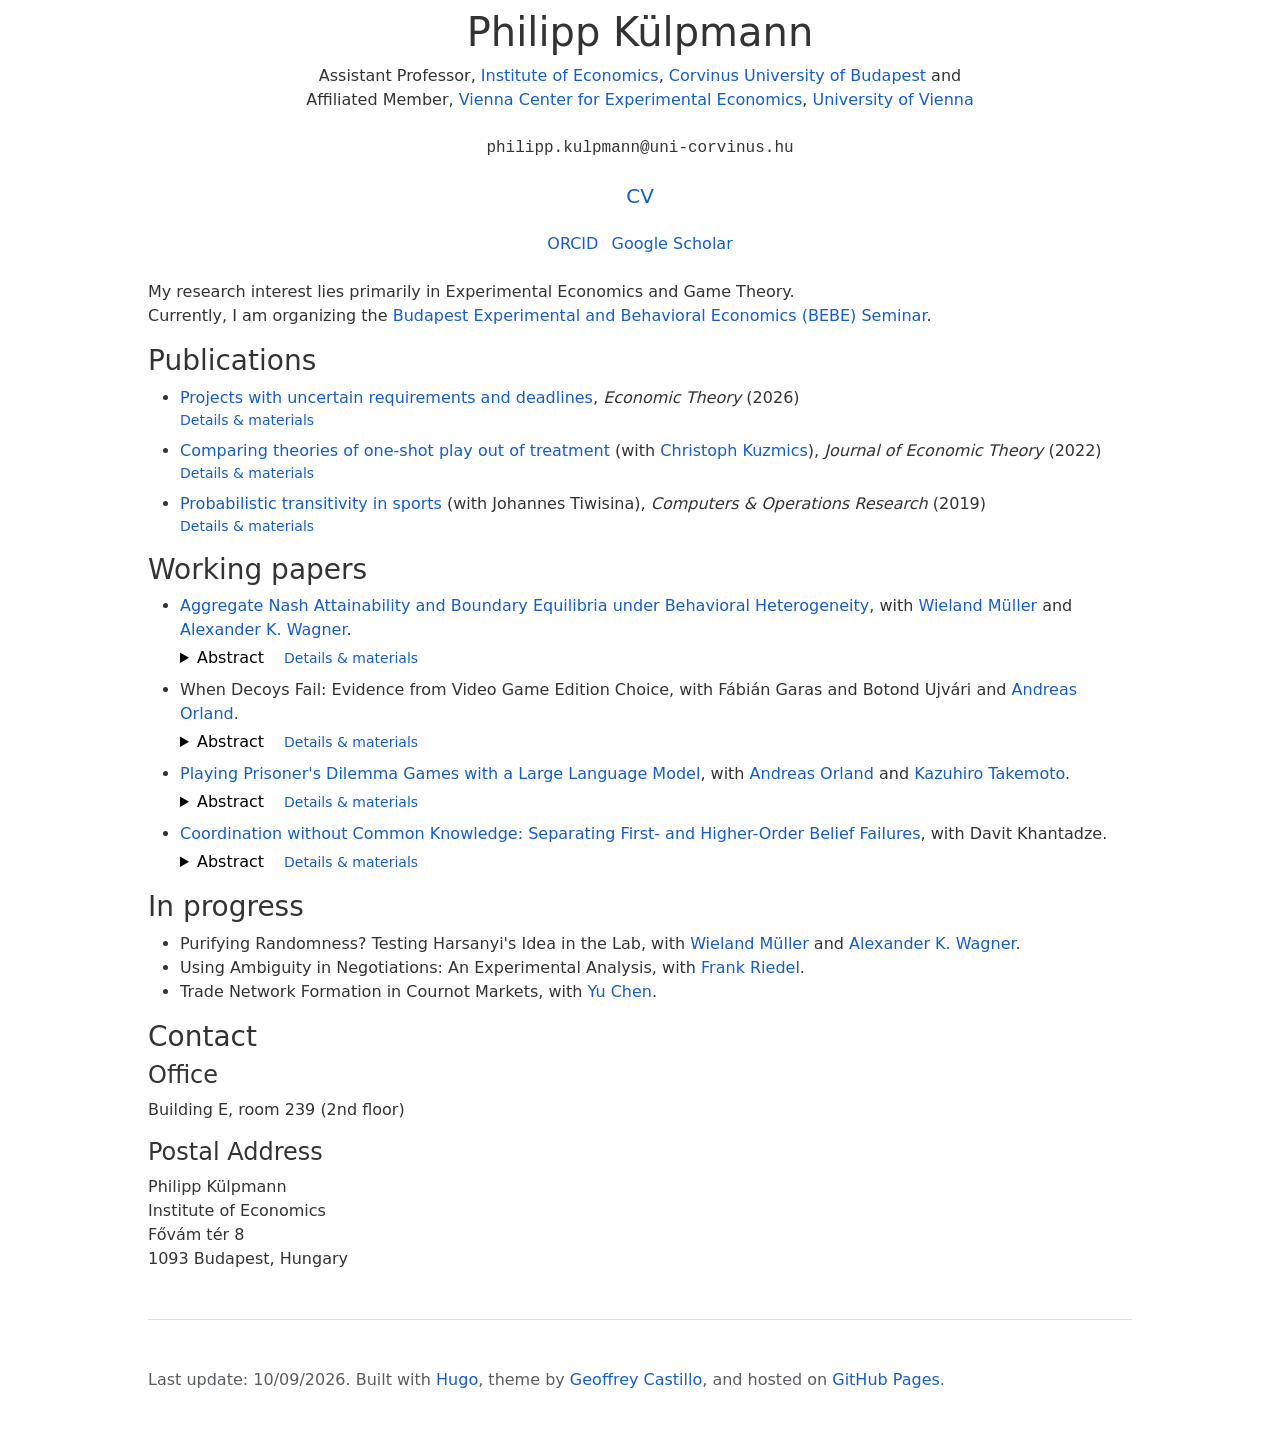
<file: index.html>
<!DOCTYPE html>
<html lang="en"><head>
	<meta name="generator" content="Hugo 0.147.1">
  <meta charset="utf-8">
  <meta name="viewport" content="width=device-width, initial-scale=1">
  <meta name="description" content="Academic website of Philipp Külpmann, Assistant Professor at Corvinus University of Budapest, researching experimental economics and game theory.">
  <meta name="author" content="Philipp Külpmann">
  <link rel="canonical" href="https://kuelpmann.org/">
  <title>Philipp Külpmann</title>
  <script type="application/ld+json">{"@context":"https://schema.org","@id":"https://kuelpmann.org/#profile","@type":"ProfilePage","description":"Academic website of Philipp Külpmann, Assistant Professor at Corvinus University of Budapest, researching experimental economics and game theory.","mainEntity":{"@id":"https://kuelpmann.org/#person","@type":"Person","description":"Academic website of Philipp Külpmann, Assistant Professor at Corvinus University of Budapest, researching experimental economics and game theory.","jobTitle":"Assistant Professor","name":"Philipp Külpmann","sameAs":["https://orcid.org/0000-0003-3757-7172","https://scholar.google.com/citations?user=C81B3ZEAAAAJ"],"url":"https://kuelpmann.org/"},"name":"Philipp Külpmann","url":"https://kuelpmann.org/"}</script>

  
  <link href="https://cdn.jsdelivr.net/npm/bootstrap@5.1.3/dist/css/bootstrap.min.css" rel="stylesheet" integrity="sha384-1BmE4kWBq78iYhFldvKuhfTAU6auU8tT94WrHftjDbrCEXSU1oBoqyl2QvZ6jIW3" crossorigin="anonymous">
  <link rel="stylesheet" type="text/css" href="/css/main.css">
  <link rel="stylesheet" href="/css/contact.css">
  <link rel="stylesheet" href="/css/papers.css">
  
</head>


<body>
    <div class="m-2"><main>
            <div id="content">

<div class="header">
				
    <h1 class="text-center">Philipp Külpmann</h1>

    
        <p class="text-center my-0">Assistant Professor, <a href="https://www.uni-corvinus.hu/main-page/about-the-university/institutes/institute-of-economics/?lang=en">Institute of Economics</a>, <a href="https://www.uni-corvinus.hu/?lang=en">Corvinus University of Budapest</a> and <br>
Affiliated Member, <a href="https://vcee.univie.ac.at/">Vienna Center for Experimental Economics</a>, <a href="https://www.univie.ac.at/en/">University of Vienna</a></p>
        <p class="text-center my-4 font-monospace">phil<span class="contact-extra">contact</span>ipp.<span class="contact-extra">website</span>kulp<span class="contact-extra">office</span>mann<span class="contact-extra">contact</span>@uni<span class="contact-extra">website</span>-cor<span class="contact-extra">office</span>vinu<span class="contact-extra">contact</span>s.hu</p>
        <p class="text-center my-4 h5"><a href="pdf/CVkuelpmann.pdf">CV</a></p>
        
        <ul class="list-inline text-center my-4" aria-label="Academic and professional profiles">
            
                
                <li class="list-inline-item"><a href="https://orcid.org/0000-0003-3757-7172" rel="me">ORCID</a></li>
                
            
                
                <li class="list-inline-item"><a href="https://scholar.google.com/citations?user=C81B3ZEAAAAJ" rel="me">Google Scholar</a></li>
                
            
        </ul>
        
        
    
</div>


    <p>
        My research interest lies primarily in Experimental Economics and Game Theory.<br>
Currently, I am organizing the <a href="https://bebe-seminar.hu/">Budapest Experimental and Behavioral Economics (BEBE) Seminar</a>.
    </p>


<h3>Publications</h3>

<ul>
  
  <li class="mb-2"><a href="https://doi.org/10.1007/s00199-025-01668-y">Projects with uncertain requirements and deadlines</a>,
      <em>Economic Theory</em> (2026)
    
    <div class="small"><a href="/papers/projects-uncertain-requirements-deadlines/">Details &amp; materials</a></div>
    
  </li>
  
  <li class="mb-2"><a href="https://doi.org/10.1016/j.jet.2022.105554">Comparing theories of one-shot play out of treatment</a> (with <a href="https://sites.google.com/view/christoph-kuzmics">Christoph Kuzmics</a>),
      <em>Journal of Economic Theory</em> (2022)
    
    <div class="small"><a href="/papers/comparing-theories-one-shot-play/">Details &amp; materials</a></div>
    
  </li>
  
  <li class="mb-2"><a href="https://doi.org/10.1016/j.cor.2019.104765">Probabilistic transitivity in sports</a> (with Johannes Tiwisina),
      <em>Computers &amp; Operations Research</em> (2019)
    
    <div class="small"><a href="/papers/probabilistic-transitivity-sports/">Details &amp; materials</a></div>
    
  </li>
  
</ul>





<h3>Working papers</h3>

<ul>
  
  <li class="mb-2"><a href="https://papers.ssrn.com/sol3/papers.cfm?abstract_id=7122639">Aggregate Nash Attainability and Boundary Equilibria under Behavioral Heterogeneity</a>, with <a href="https://homepage.univie.ac.at/wieland.mueller/">Wieland Müller</a> and <a href="http://www.wagnerak.com/">Alexander K. Wagner</a>.
    
    <div class="paper-actions mt-1">
      <details class="paper-abstract">
        <summary>Abstract<span class="visually-hidden"> for Aggregate Nash Attainability and Boundary Equilibria under Behavioral Heterogeneity</span></summary>
        <div class="mt-2">We study which Nash equilibria of a finite normal-form game can still arise as aggregate play when each player role is represented by a population containing both behavioral and optimizing agents. In each role, a fixed fraction of agents follows an exogenous action distribution, while the remaining agents best respond to aggregate play. A Nash equilibrium survives if and only if, for every role and every action, the behavioral mass assigned to that action does not exceed its Nash equilibrium probability. When this condition holds, optimizing agents choose the residual distribution and aggregate play reproduces the original Nash equilibrium. When it fails, behavioral types assign too much probability mass to some action, and exact aggregate recovery is impossible. We further show that any additional aggregate equilibria generated by behavioral heterogeneity must lie on the boundary of the aggregate-feasible set and are sustained by behavioral types playing non-optimal actions. Behavioral heterogeneity may thus prune some Nash equilibria and create genuinely new ones, and we characterize both.</div>
      </details>
      <a class="paper-materials small" href="/papers/aggregate-nash-attainability/">Details &amp; materials</a>
    </div>
    
  </li>
  
  <li class="mb-2">When Decoys Fail: Evidence from Video Game Edition Choice, with Fábián Garas and Botond Ujvári and <a href="https://sites.google.com/view/andreasorland">Andreas Orland</a>.
    
    <div class="paper-actions mt-1">
      <details class="paper-abstract">
        <summary>Abstract<span class="visually-hidden"> for When Decoys Fail: Evidence from Video Game Edition Choice</span></summary>
        <div class="mt-2">We study whether classic decoy effects generalize to a consequential digital marketplace setting. In a preregistered, incentivized online field experiment designed to resemble the Steam storefront, 435 participants repeatedly chose between a cheaper base video game edition and a more expensive target edition, with or without a third option constructed as an attraction or compromise decoy. Contrary to standard decoy predictions, neither decoy increased target choice in the full sample. Decoys were themselves chosen at nontrivial rates, and descriptive, non-inferiority, and regression analyses indicate small, null, or opposite-direction effects when decoy choosers are excluded. The results suggest that familiar, information-rich, and consequential platform settings can substantially weaken classical decoy effects. More broadly, the paper shows that choice architecture in digital markets should be tested in the environments in which it is intended to operate.</div>
      </details>
      <a class="paper-materials small" href="/papers/when-decoys-fail/">Details &amp; materials</a>
    </div>
    
  </li>
  
  <li class="mb-2"><a href="https://doi.org/10.2139/ssrn.5716903">Playing Prisoner&#39;s Dilemma Games with a Large Language Model</a>, with <a href="https://sites.google.com/view/andreasorland">Andreas Orland</a> and <a href="https://kztakemoto.github.io/">Kazuhiro Takemoto</a>.
    
    <div class="paper-actions mt-1">
      <details class="paper-abstract">
        <summary>Abstract<span class="visually-hidden"> for Playing Prisoner&#39;s Dilemma Games with a Large Language Model</span></summary>
        <div class="mt-2">Large Language Models (LLMs) are increasingly participating in strategic environments. We provide a behavioral characterization of ChatGPT-3.5-turbo in a one-shot Prisoner’s Dilemma game. Using a full factorial experimental design, we independently vary payoff parameters, the number of interaction partners, the strategy space, and the elicitation order, while eliciting both decisions and stated beliefs. We document three central patterns. First, the model exhibits high baseline cooperation despite pessimistic expectations about others. Second, cooperation is largely insensitive to payoff variation but systematically responds to structural and procedural manipulations such as group size, action space, and elicitation order. Third, the gap between beliefs and actions is condition-dependent. We interpret these findings as a behavioral profile of an aligned LLM operating in a strategic environment. The results suggest that interaction protocols and institutional structure may shape outcomes more strongly than marginal incentive adjustments when such agents are involved.</div>
      </details>
      <a class="paper-materials small" href="/papers/prisoners-dilemma-large-language-model/">Details &amp; materials</a>
    </div>
    
  </li>
  
  <li class="mb-2"><a href="https://doi.org/10.2139/ssrn.2842585">Coordination without Common Knowledge: Separating First- and Higher-Order Belief Failures</a>, with Davit Khantadze.
    
    <div class="paper-actions mt-1">
      <details class="paper-abstract">
        <summary>Abstract<span class="visually-hidden"> for Coordination without Common Knowledge: Separating First- and Higher-Order Belief Failures</span></summary>
        <div class="mt-2"><p>We study coordination when the rules and payoffs of the game are common knowledge, but recognition of the efficient focal action is not. In such environments, a subject who recognizes the focal action may still fail to coordinate on it either because she doubts that her opponent also recognizes it, or because she doubts that this recognition is sufficiently shared. We adapt the five-sector-disc environment of Blume and Gneezy (2010) and add a Prediction task to a Self task and a Coordination task. The self task identifies recognition types. The prediction task identifies whether a recognizer’s first-order belief about the opponent’s type crosses the relevant threshold. The coordination game then reveals whether coordination failure remains once this first-order threshold is crossed.</p>
<p>The design provides a choice-based identification strategy for separating coordination failure due to low first-order beliefs from failure due to higher-order beliefs, without directly eliciting beliefs. In the data, 75 of 130 subjects are classified as high-recognition types. Among them, 57 choose the distinct sector throughout, 7 fail due to first-order beliefs, and another 7 fail only due to higher-order beliefs. Thus efficient coordination is common even without common knowledge of recognition types, but half of the failures cannot be reduced to first-order pessimism. The results show that higher-order doubt affects coordination behavior in a simple laboratory environment without explicit incentives for recursive reasoning.</p>
</div>
      </details>
      <a class="paper-materials small" href="/papers/coordination-without-common-knowledge/">Details &amp; materials</a>
    </div>
    
  </li>
  
</ul>


<h3>In progress</h3>

<ul>
    
    <li>Purifying Randomness? Testing Harsanyi&#39;s Idea in the Lab, with <a href="https://homepage.univie.ac.at/wieland.mueller/">Wieland Müller</a>
and <a href="http://www.wagnerak.com/">Alexander K. Wagner</a>.
        
        </li>
    
    <li>Using Ambiguity in Negotiations: An Experimental Analysis, with <a href="http://wwwhomes.uni-bielefeld.de/friedel/">Frank Riedel</a>.
        
        </li>
    
    <li>Trade Network Formation in Cournot Markets, with <a href="https://sites.google.com/view/yularrychenswebpage/">Yu Chen</a>.
        
        </li>
    
</ul>









<h3>Contact</h3>
    <h4 id="office">Office</h4>
<p>Building E, room 239 (2nd floor)</p>
<h4 id="postal-address">Postal Address</h4>
<p>Philipp Külpmann<br>
Institute of Economics<br>
Fővám tér 8<br>
1093 Budapest, Hungary</p>




            </div>
        </main><footer class="pt-5 my-5 text-muted border-top">
    Last update: 10/09/2026. 
    Built with <a href="https://gohugo.io">Hugo</a>, theme by <a href="https://geoffreycastillo.com/">Geoffrey Castillo</a>, and hosted on <a href="https://pages.github.com/">GitHub Pages</a>.
</footer>

    </div>
</body>

</html>
</file>
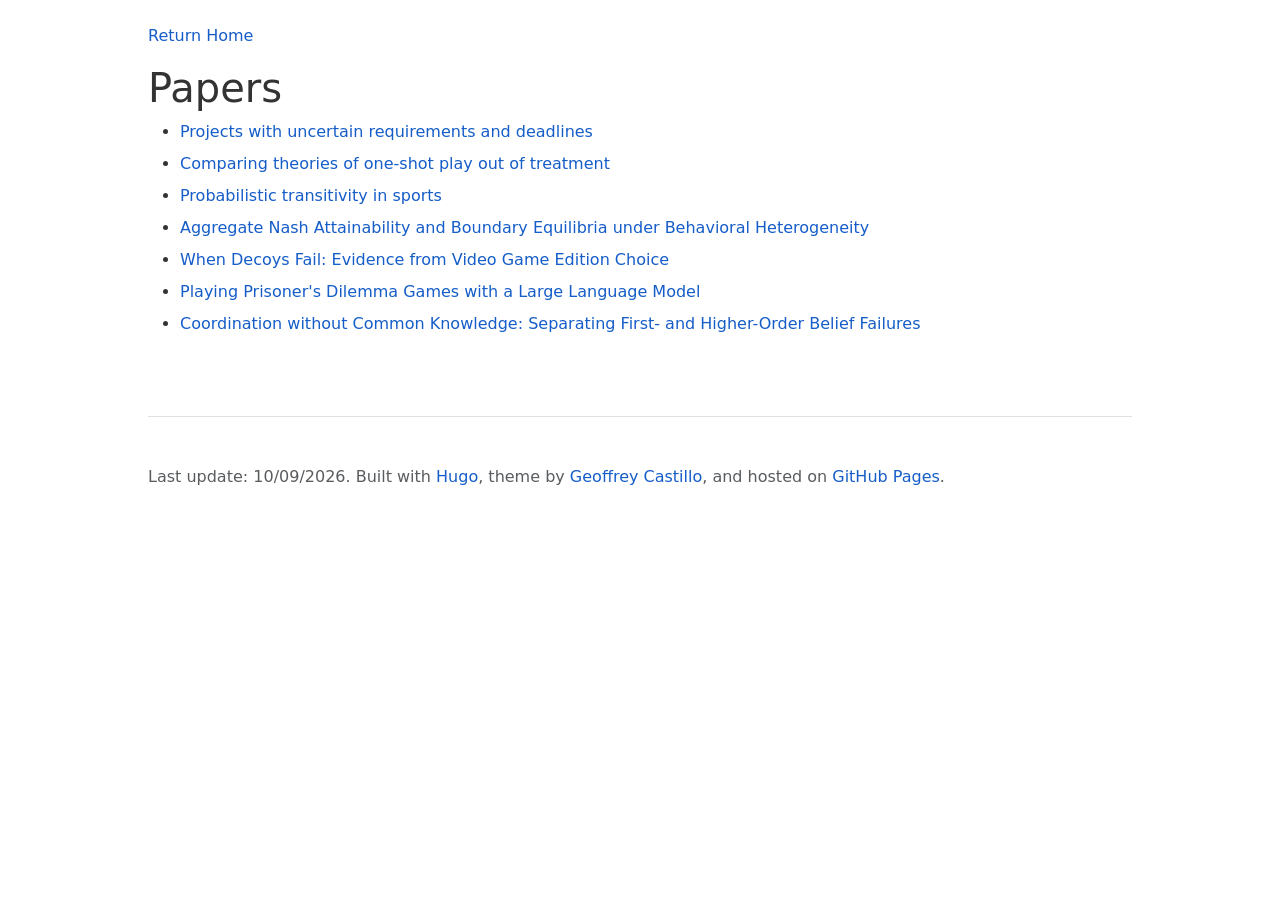
<file: papers/index.html>
<!DOCTYPE html>
<html lang="en"><head>
  <meta charset="utf-8">
  <meta name="viewport" content="width=device-width, initial-scale=1">
  <meta name="description" content="Publications and working papers by Philipp Külpmann.">
  <meta name="author" content="Philipp Külpmann">
  <link rel="canonical" href="https://kuelpmann.org/papers/">
  <title>Papers | Philipp Külpmann</title>
  
  
  <link href="https://cdn.jsdelivr.net/npm/bootstrap@5.1.3/dist/css/bootstrap.min.css" rel="stylesheet" integrity="sha384-1BmE4kWBq78iYhFldvKuhfTAU6auU8tT94WrHftjDbrCEXSU1oBoqyl2QvZ6jIW3" crossorigin="anonymous">
  <link rel="stylesheet" type="text/css" href="/css/main.css">
  
  
  
</head>


<body>
    <div class="m-2"><main>
            <div id="content">
<div class="py-3">
  <a href="/">Return Home</a>
  <h1 class="mt-3">Papers</h1>
  <ul>
    
    <li class="mb-2"><a href="/papers/projects-uncertain-requirements-deadlines/">Projects with uncertain requirements and deadlines</a></li>
    
    <li class="mb-2"><a href="/papers/comparing-theories-one-shot-play/">Comparing theories of one-shot play out of treatment</a></li>
    
    <li class="mb-2"><a href="/papers/probabilistic-transitivity-sports/">Probabilistic transitivity in sports</a></li>
    
    <li class="mb-2"><a href="/papers/aggregate-nash-attainability/">Aggregate Nash Attainability and Boundary Equilibria under Behavioral Heterogeneity</a></li>
    
    <li class="mb-2"><a href="/papers/when-decoys-fail/">When Decoys Fail: Evidence from Video Game Edition Choice</a></li>
    
    <li class="mb-2"><a href="/papers/prisoners-dilemma-large-language-model/">Playing Prisoner&#39;s Dilemma Games with a Large Language Model</a></li>
    
    <li class="mb-2"><a href="/papers/coordination-without-common-knowledge/">Coordination without Common Knowledge: Separating First- and Higher-Order Belief Failures</a></li>
    
  </ul>
</div>

            </div>
        </main><footer class="pt-5 my-5 text-muted border-top">
    Last update: 10/09/2026. 
    Built with <a href="https://gohugo.io">Hugo</a>, theme by <a href="https://geoffreycastillo.com/">Geoffrey Castillo</a>, and hosted on <a href="https://pages.github.com/">GitHub Pages</a>.
</footer>

    </div>
</body>

</html>
</file>
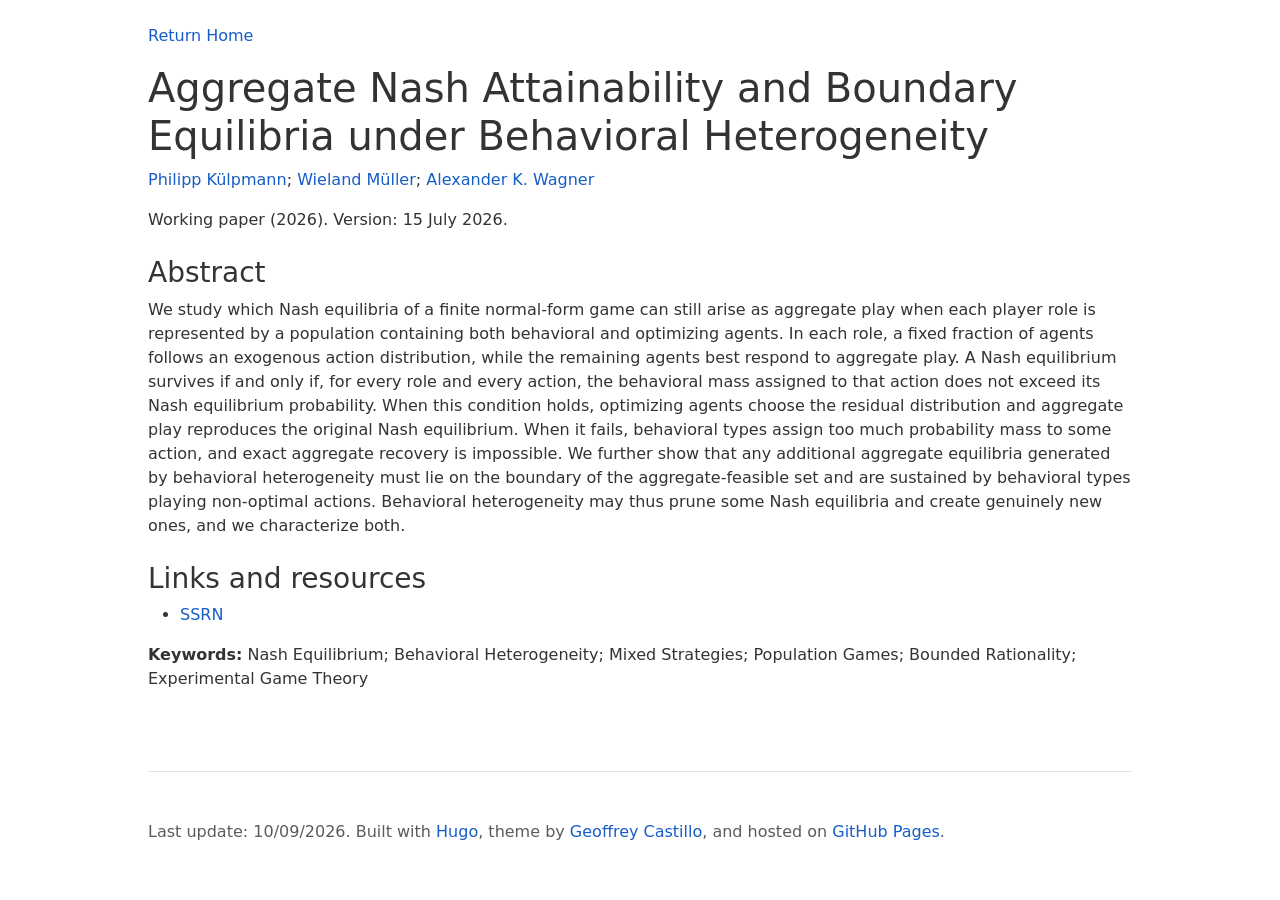
<file: papers/aggregate-nash-attainability/index.html>
<!DOCTYPE html>
<html lang="en"><head>
  <meta charset="utf-8">
  <meta name="viewport" content="width=device-width, initial-scale=1">
  <meta name="description" content="We study which Nash equilibria of a finite normal-form game can still arise as aggregate play when each player role is represented by a population containing …">
  <meta name="author" content="Philipp Külpmann">
  <link rel="canonical" href="https://kuelpmann.org/papers/aggregate-nash-attainability/">
  <title>Aggregate Nash Attainability and Boundary Equilibria under Behavioral Heterogeneity | Philipp Külpmann</title>
  
  <meta name="citation_title" content="Aggregate Nash Attainability and Boundary Equilibria under Behavioral Heterogeneity">
<meta name="citation_author" content="Philipp Külpmann">
<meta name="citation_author" content="Wieland Müller">
<meta name="citation_author" content="Alexander K. Wagner">

<meta name="citation_publication_date" content="2026/07/15">
<meta name="citation_online_date" content="2026/07/31">
<meta name="citation_language" content="en">
<meta name="citation_keywords" content="Nash Equilibrium; Behavioral Heterogeneity; Mixed Strategies; Population Games; Bounded Rationality; Experimental Game Theory">
<meta name="citation_doi" content="10.2139/ssrn.7122639">



<meta property="og:type" content="article">
<meta property="og:title" content="Aggregate Nash Attainability and Boundary Equilibria under Behavioral Heterogeneity">
<meta property="og:url" content="https://kuelpmann.org/papers/aggregate-nash-attainability/">
<meta name="twitter:card" content="summary">
<meta name="twitter:title" content="Aggregate Nash Attainability and Boundary Equilibria under Behavioral Heterogeneity">

<meta property="og:description" content="We study which Nash equilibria of a finite normal-form game can still arise as aggregate play when each player role is represented by a population containing …">
<meta name="twitter:description" content="We study which Nash equilibria of a finite normal-form game can still arise as aggregate play when each player role is represented by a population containing …">


<script type="application/ld+json">{"@context":"https://schema.org","@id":"https://kuelpmann.org/papers/aggregate-nash-attainability/#article","@type":"ScholarlyArticle","abstract":"We study which Nash equilibria of a finite normal-form game can still arise as aggregate play when each player role is represented by a population containing both behavioral and optimizing agents. In each role, a fixed fraction of agents follows an exogenous action distribution, while the remaining agents best respond to aggregate play. A Nash equilibrium survives if and only if, for every role and every action, the behavioral mass assigned to that action does not exceed its Nash equilibrium probability. When this condition holds, optimizing agents choose the residual distribution and aggregate play reproduces the original Nash equilibrium. When it fails, behavioral types assign too much probability mass to some action, and exact aggregate recovery is impossible. We further show that any additional aggregate equilibria generated by behavioral heterogeneity must lie on the boundary of the aggregate-feasible set and are sustained by behavioral types playing non-optimal actions. Behavioral heterogeneity may thus prune some Nash equilibria and create genuinely new ones, and we characterize both.","author":[{"@type":"Person","name":"Philipp Külpmann","sameAs":"https://orcid.org/0000-0003-3757-7172","url":"https://kuelpmann.org/"},{"@type":"Person","name":"Wieland Müller","url":"https://homepage.univie.ac.at/wieland.mueller/"},{"@type":"Person","name":"Alexander K. Wagner","url":"http://www.wagnerak.com/"}],"dateModified":"2026-09-09","datePublished":"2026-07-15","headline":"Aggregate Nash Attainability and Boundary Equilibria under Behavioral Heterogeneity","identifier":{"@type":"PropertyValue","propertyID":"DOI","value":"10.2139/ssrn.7122639"},"inLanguage":"en","keywords":["Nash Equilibrium","Behavioral Heterogeneity","Mixed Strategies","Population Games","Bounded Rationality","Experimental Game Theory"],"mainEntityOfPage":"https://kuelpmann.org/papers/aggregate-nash-attainability/","name":"Aggregate Nash Attainability and Boundary Equilibria under Behavioral Heterogeneity","sameAs":["https://doi.org/10.2139/ssrn.7122639","https://papers.ssrn.com/sol3/papers.cfm?abstract_id=7122639"],"url":"https://kuelpmann.org/papers/aggregate-nash-attainability/"}</script>


  <link href="https://cdn.jsdelivr.net/npm/bootstrap@5.1.3/dist/css/bootstrap.min.css" rel="stylesheet" integrity="sha384-1BmE4kWBq78iYhFldvKuhfTAU6auU8tT94WrHftjDbrCEXSU1oBoqyl2QvZ6jIW3" crossorigin="anonymous">
  <link rel="stylesheet" type="text/css" href="/css/main.css">
  
  
  
</head>


<body>
    <div class="m-2"><main>
            <div id="content">
<article class="py-3">
  <header class="mb-4">
    <a href="/">Return Home</a>
    <h1 class="mt-3">Aggregate Nash Attainability and Boundary Equilibria under Behavioral Heterogeneity</h1>
    <p><a href="https://kuelpmann.org/">Philipp Külpmann</a>; <a href="https://homepage.univie.ac.at/wieland.mueller/">Wieland Müller</a>; <a href="http://www.wagnerak.com/">Alexander K. Wagner</a></p>
    
    <p>Working paper (2026). Version: 15 July 2026.</p>
    
  </header>

  
  <section aria-labelledby="abstract">
    <h3 id="abstract">Abstract</h3>
    We study which Nash equilibria of a finite normal-form game can still arise as aggregate play when each player role is represented by a population containing both behavioral and optimizing agents. In each role, a fixed fraction of agents follows an exogenous action distribution, while the remaining agents best respond to aggregate play. A Nash equilibrium survives if and only if, for every role and every action, the behavioral mass assigned to that action does not exceed its Nash equilibrium probability. When this condition holds, optimizing agents choose the residual distribution and aggregate play reproduces the original Nash equilibrium. When it fails, behavioral types assign too much probability mass to some action, and exact aggregate recovery is impossible. We further show that any additional aggregate equilibria generated by behavioral heterogeneity must lie on the boundary of the aggregate-feasible set and are sustained by behavioral types playing non-optimal actions. Behavioral heterogeneity may thus prune some Nash equilibria and create genuinely new ones, and we characterize both.
  </section>
  

  
  
  <section class="mt-4" aria-labelledby="resources">
    <h3 id="resources">Links and resources</h3>
    
    <ul>
      <li><a href="https://papers.ssrn.com/sol3/papers.cfm?abstract_id=7122639">SSRN</a></li>
    </ul>
    
    
  </section>
  

  <p><strong>Keywords:</strong> Nash Equilibrium; Behavioral Heterogeneity; Mixed Strategies; Population Games; Bounded Rationality; Experimental Game Theory</p>
  

</article>

            </div>
        </main><footer class="pt-5 my-5 text-muted border-top">
    Last update: 10/09/2026. 
    Built with <a href="https://gohugo.io">Hugo</a>, theme by <a href="https://geoffreycastillo.com/">Geoffrey Castillo</a>, and hosted on <a href="https://pages.github.com/">GitHub Pages</a>.
</footer>

    </div>
</body>

</html>
</file>
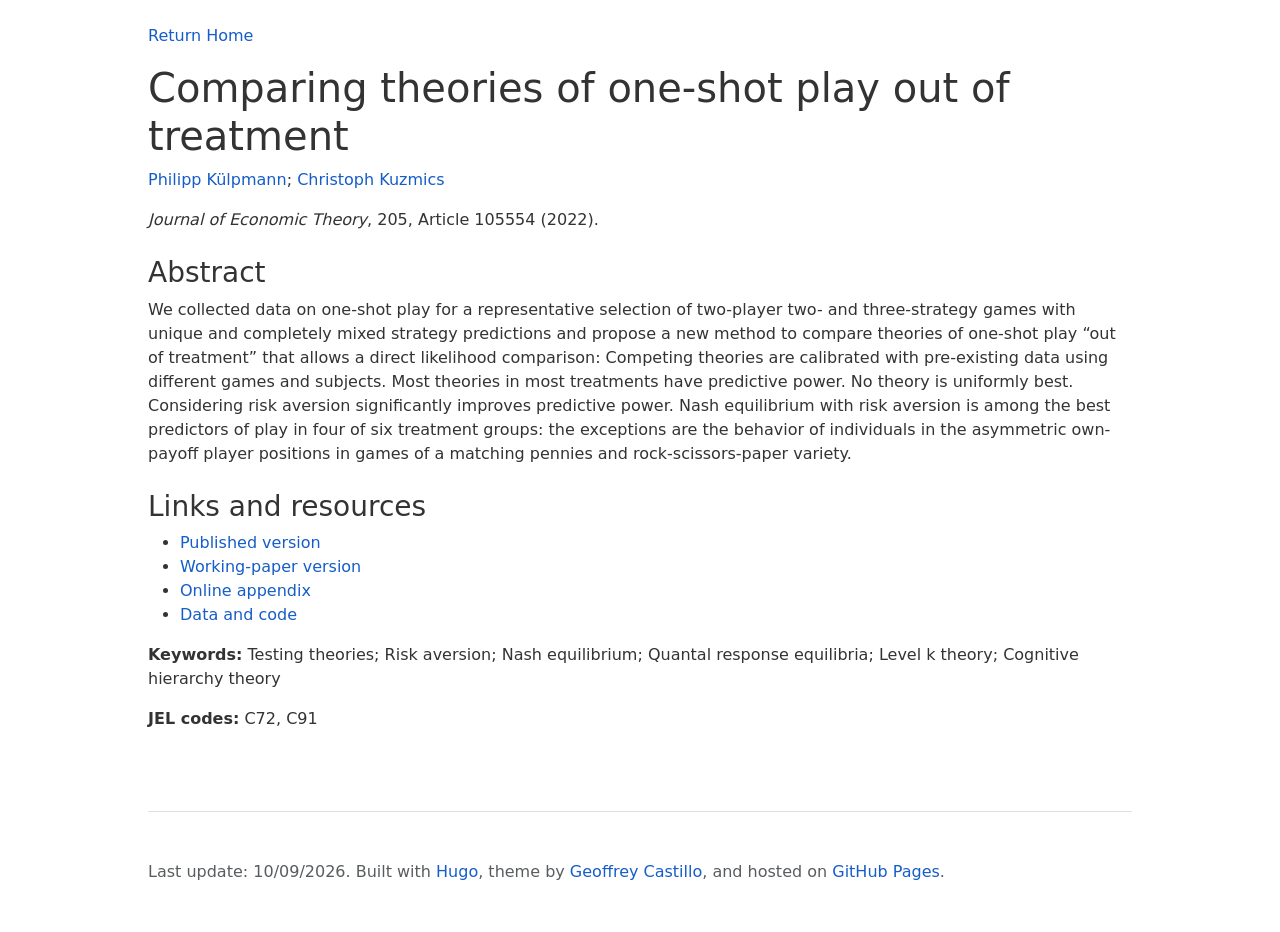
<file: papers/comparing-theories-one-shot-play/index.html>
<!DOCTYPE html>
<html lang="en"><head>
  <meta charset="utf-8">
  <meta name="viewport" content="width=device-width, initial-scale=1">
  <meta name="description" content="We collected data on one-shot play for a representative selection of two-player two- and three-strategy games with unique and completely mixed strategy …">
  <meta name="author" content="Philipp Külpmann">
  <link rel="canonical" href="https://kuelpmann.org/papers/comparing-theories-one-shot-play/">
  <title>Comparing theories of one-shot play out of treatment | Philipp Külpmann</title>
  
  <meta name="citation_title" content="Comparing theories of one-shot play out of treatment">
<meta name="citation_author" content="Philipp Külpmann">
<meta name="citation_author" content="Christoph Kuzmics">

<meta name="citation_publication_date" content="2022">

<meta name="citation_language" content="en">
<meta name="citation_keywords" content="Testing theories; Risk aversion; Nash equilibrium; Quantal response equilibria; Level k theory; Cognitive hierarchy theory">
<meta name="citation_doi" content="10.1016/j.jet.2022.105554">

  <meta name="citation_journal_title" content="Journal of Economic Theory">
  <meta name="citation_issn" content="0022-0531">
  <meta name="citation_volume" content="205">
  
  <meta name="citation_firstpage" content="105554">
  
  <meta name="citation_publisher" content="Elsevier BV">



<meta property="og:type" content="article">
<meta property="og:title" content="Comparing theories of one-shot play out of treatment">
<meta property="og:url" content="https://kuelpmann.org/papers/comparing-theories-one-shot-play/">
<meta name="twitter:card" content="summary">
<meta name="twitter:title" content="Comparing theories of one-shot play out of treatment">

<meta property="og:description" content="We collected data on one-shot play for a representative selection of two-player two- and three-strategy games with unique and completely mixed strategy …">
<meta name="twitter:description" content="We collected data on one-shot play for a representative selection of two-player two- and three-strategy games with unique and completely mixed strategy …">


<script type="application/ld+json">{"@context":"https://schema.org","@id":"https://kuelpmann.org/papers/comparing-theories-one-shot-play/#article","@type":"ScholarlyArticle","abstract":"We collected data on one-shot play for a representative selection of two-player two- and three-strategy games with unique and completely mixed strategy predictions and propose a new method to compare theories of one-shot play “out of treatment” that allows a direct likelihood comparison: Competing theories are calibrated with pre-existing data using different games and subjects. Most theories in most treatments have predictive power. No theory is uniformly best. Considering risk aversion significantly improves predictive power. Nash equilibrium with risk aversion is among the best predictors of play in four of six treatment groups: the exceptions are the behavior of individuals in the asymmetric own-payoff player positions in games of a matching pennies and rock-scissors-paper variety.","author":[{"@type":"Person","name":"Philipp Külpmann","sameAs":"https://orcid.org/0000-0003-3757-7172","url":"https://kuelpmann.org/"},{"@type":"Person","name":"Christoph Kuzmics","url":"https://sites.google.com/view/christoph-kuzmics"}],"dateModified":"2026-09-09","datePublished":"2022","headline":"Comparing theories of one-shot play out of treatment","identifier":{"@type":"PropertyValue","propertyID":"DOI","value":"10.1016/j.jet.2022.105554"},"inLanguage":"en","isPartOf":{"@type":"PublicationVolume","isPartOf":{"@type":"Periodical","issn":"0022-0531","name":"Journal of Economic Theory"},"volumeNumber":"205"},"keywords":["Testing theories","Risk aversion","Nash equilibrium","Quantal response equilibria","Level k theory","Cognitive hierarchy theory"],"mainEntityOfPage":"https://kuelpmann.org/papers/comparing-theories-one-shot-play/","name":"Comparing theories of one-shot play out of treatment","pagination":"105554","publisher":{"@type":"Organization","name":"Elsevier BV"},"sameAs":["https://doi.org/10.1016/j.jet.2022.105554"],"url":"https://kuelpmann.org/papers/comparing-theories-one-shot-play/"}</script>


  <link href="https://cdn.jsdelivr.net/npm/bootstrap@5.1.3/dist/css/bootstrap.min.css" rel="stylesheet" integrity="sha384-1BmE4kWBq78iYhFldvKuhfTAU6auU8tT94WrHftjDbrCEXSU1oBoqyl2QvZ6jIW3" crossorigin="anonymous">
  <link rel="stylesheet" type="text/css" href="/css/main.css">
  
  
  
</head>


<body>
    <div class="m-2"><main>
            <div id="content">
<article class="py-3">
  <header class="mb-4">
    <a href="/">Return Home</a>
    <h1 class="mt-3">Comparing theories of one-shot play out of treatment</h1>
    <p><a href="https://kuelpmann.org/">Philipp Külpmann</a>; <a href="https://sites.google.com/view/christoph-kuzmics">Christoph Kuzmics</a></p>
    
    <p>
      <em>Journal of Economic Theory</em>, 205, Article 105554
      (2022).
    </p>
    
  </header>

  
  <section aria-labelledby="abstract">
    <h3 id="abstract">Abstract</h3>
    We collected data on one-shot play for a representative selection of two-player two- and three-strategy games with unique and completely mixed strategy predictions and propose a new method to compare theories of one-shot play “out of treatment” that allows a direct likelihood comparison: Competing theories are calibrated with pre-existing data using different games and subjects. Most theories in most treatments have predictive power. No theory is uniformly best. Considering risk aversion significantly improves predictive power. Nash equilibrium with risk aversion is among the best predictors of play in four of six treatment groups: the exceptions are the behavior of individuals in the asymmetric own-payoff player positions in games of a matching pennies and rock-scissors-paper variety.
  </section>
  

  
  
  <section class="mt-4" aria-labelledby="resources">
    <h3 id="resources">Links and resources</h3>
    
    <ul>
      <li><a href="https://doi.org/10.1016/j.jet.2022.105554">Published version</a></li><li><a href="https://ssrn.com/abstract=3441675">Working-paper version</a></li><li><a href="https://kuelpmann.org/pdf/HDGOnlineAppendix.pdf">Online appendix</a></li><li><a href="https://github.com/PhilippKuelpmann/comparing-theories-of-one-shot-play">Data and code</a></li>
    </ul>
    
    
  </section>
  

  <p><strong>Keywords:</strong> Testing theories; Risk aversion; Nash equilibrium; Quantal response equilibria; Level k theory; Cognitive hierarchy theory</p>
  <p><strong>JEL codes:</strong> C72, C91</p>

</article>

            </div>
        </main><footer class="pt-5 my-5 text-muted border-top">
    Last update: 10/09/2026. 
    Built with <a href="https://gohugo.io">Hugo</a>, theme by <a href="https://geoffreycastillo.com/">Geoffrey Castillo</a>, and hosted on <a href="https://pages.github.com/">GitHub Pages</a>.
</footer>

    </div>
</body>

</html>
</file>
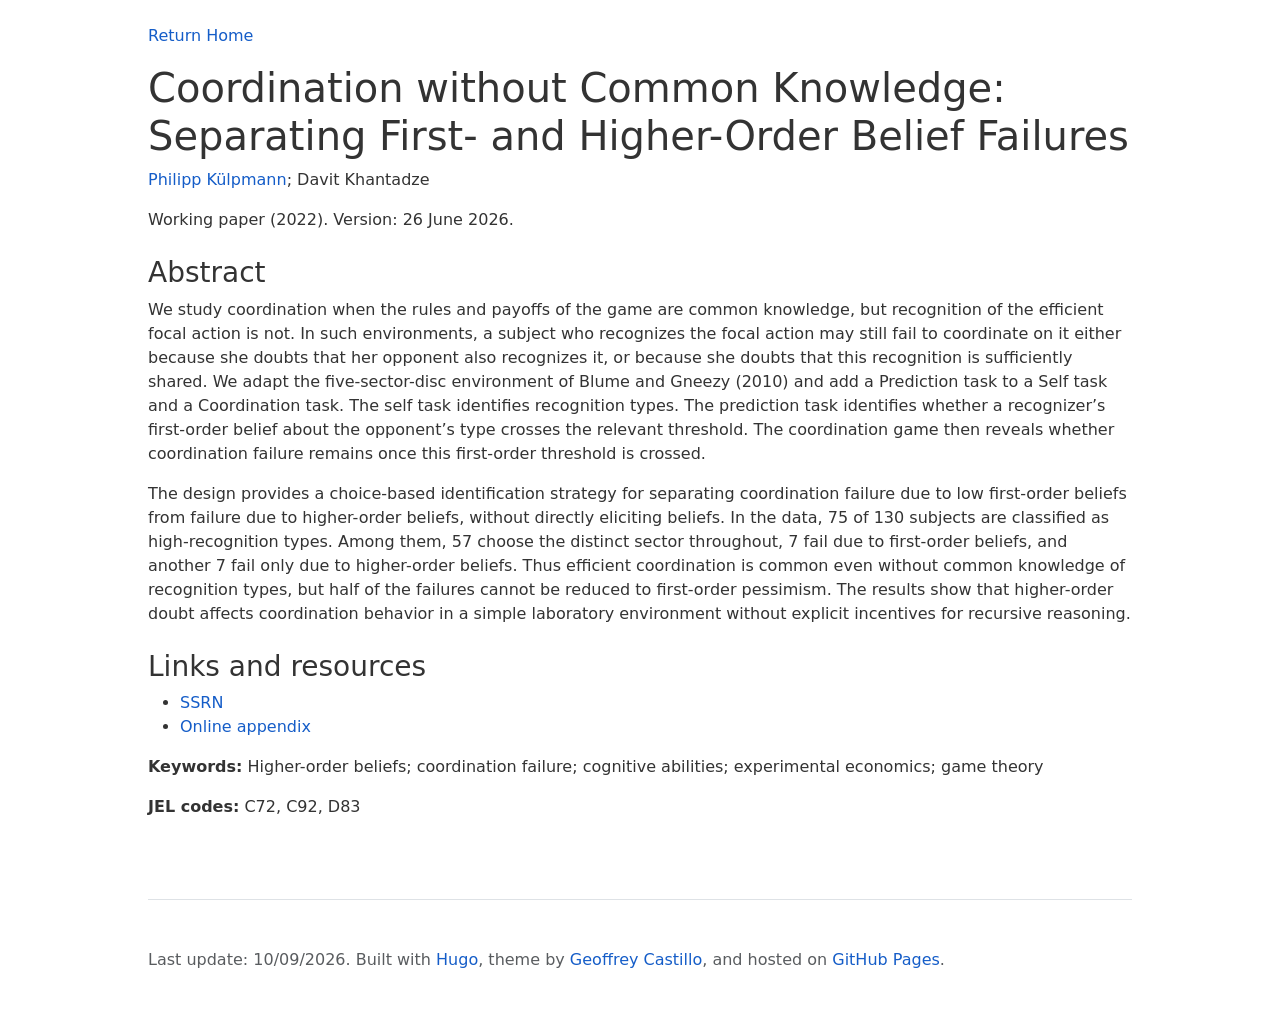
<file: papers/coordination-without-common-knowledge/index.html>
<!DOCTYPE html>
<html lang="en"><head>
  <meta charset="utf-8">
  <meta name="viewport" content="width=device-width, initial-scale=1">
  <meta name="description" content="We study coordination when the rules and payoffs of the game are common knowledge, but recognition of the efficient focal action is not. In such environments, a …">
  <meta name="author" content="Philipp Külpmann">
  <link rel="canonical" href="https://kuelpmann.org/papers/coordination-without-common-knowledge/">
  <title>Coordination without Common Knowledge: Separating First- and Higher-Order Belief Failures | Philipp Külpmann</title>
  
  <meta name="citation_title" content="Coordination without Common Knowledge: Separating First- and Higher-Order Belief Failures">
<meta name="citation_author" content="Philipp Külpmann">
<meta name="citation_author" content="Davit Khantadze">

<meta name="citation_publication_date" content="2022/09/27">
<meta name="citation_online_date" content="2016/09/25">
<meta name="citation_language" content="en">
<meta name="citation_keywords" content="Higher-order beliefs; coordination failure; cognitive abilities; experimental economics; game theory">
<meta name="citation_doi" content="10.2139/ssrn.2842585">



<meta property="og:type" content="article">
<meta property="og:title" content="Coordination without Common Knowledge: Separating First- and Higher-Order Belief Failures">
<meta property="og:url" content="https://kuelpmann.org/papers/coordination-without-common-knowledge/">
<meta name="twitter:card" content="summary">
<meta name="twitter:title" content="Coordination without Common Knowledge: Separating First- and Higher-Order Belief Failures">

<meta property="og:description" content="We study coordination when the rules and payoffs of the game are common knowledge, but recognition of the efficient focal action is not. In such environments, a …">
<meta name="twitter:description" content="We study coordination when the rules and payoffs of the game are common knowledge, but recognition of the efficient focal action is not. In such environments, a …">


<script type="application/ld+json">{"@context":"https://schema.org","@id":"https://kuelpmann.org/papers/coordination-without-common-knowledge/#article","@type":"ScholarlyArticle","abstract":"We study coordination when the rules and payoffs of the game are common knowledge, but recognition of the efficient focal action is not. In such environments, a subject who recognizes the focal action may still fail to coordinate on it either because she doubts that her opponent also recognizes it, or because she doubts that this recognition is sufficiently shared. We adapt the five-sector-disc environment of Blume and Gneezy (2010) and add a Prediction task to a Self task and a Coordination task. The self task identifies recognition types. The prediction task identifies whether a recognizer’s first-order belief about the opponent’s type crosses the relevant threshold. The coordination game then reveals whether coordination failure remains once this first-order threshold is crossed.\nThe design provides a choice-based identification strategy for separating coordination failure due to low first-order beliefs from failure due to higher-order beliefs, without directly eliciting beliefs. In the data, 75 of 130 subjects are classified as high-recognition types. Among them, 57 choose the distinct sector throughout, 7 fail due to first-order beliefs, and another 7 fail only due to higher-order beliefs. Thus efficient coordination is common even without common knowledge of recognition types, but half of the failures cannot be reduced to first-order pessimism. The results show that higher-order doubt affects coordination behavior in a simple laboratory environment without explicit incentives for recursive reasoning.\n","author":[{"@type":"Person","name":"Philipp Külpmann","sameAs":"https://orcid.org/0000-0003-3757-7172","url":"https://kuelpmann.org/"},{"@type":"Person","name":"Davit Khantadze"}],"dateModified":"2026-09-09","datePublished":"2022-09-27","headline":"Coordination without Common Knowledge: Separating First- and Higher-Order Belief Failures","identifier":{"@type":"PropertyValue","propertyID":"DOI","value":"10.2139/ssrn.2842585"},"inLanguage":"en","keywords":["Higher-order beliefs","coordination failure","cognitive abilities","experimental economics","game theory"],"mainEntityOfPage":"https://kuelpmann.org/papers/coordination-without-common-knowledge/","name":"Coordination without Common Knowledge: Separating First- and Higher-Order Belief Failures","sameAs":["https://doi.org/10.2139/ssrn.2842585","https://ssrn.com/abstract=2842585"],"url":"https://kuelpmann.org/papers/coordination-without-common-knowledge/"}</script>


  <link href="https://cdn.jsdelivr.net/npm/bootstrap@5.1.3/dist/css/bootstrap.min.css" rel="stylesheet" integrity="sha384-1BmE4kWBq78iYhFldvKuhfTAU6auU8tT94WrHftjDbrCEXSU1oBoqyl2QvZ6jIW3" crossorigin="anonymous">
  <link rel="stylesheet" type="text/css" href="/css/main.css">
  
  
  
</head>


<body>
    <div class="m-2"><main>
            <div id="content">
<article class="py-3">
  <header class="mb-4">
    <a href="/">Return Home</a>
    <h1 class="mt-3">Coordination without Common Knowledge: Separating First- and Higher-Order Belief Failures</h1>
    <p><a href="https://kuelpmann.org/">Philipp Külpmann</a>; Davit Khantadze</p>
    
    <p>Working paper (2022). Version: 26 June 2026.</p>
    
  </header>

  
  <section aria-labelledby="abstract">
    <h3 id="abstract">Abstract</h3>
    <p>We study coordination when the rules and payoffs of the game are common knowledge, but recognition of the efficient focal action is not. In such environments, a subject who recognizes the focal action may still fail to coordinate on it either because she doubts that her opponent also recognizes it, or because she doubts that this recognition is sufficiently shared. We adapt the five-sector-disc environment of Blume and Gneezy (2010) and add a Prediction task to a Self task and a Coordination task. The self task identifies recognition types. The prediction task identifies whether a recognizer’s first-order belief about the opponent’s type crosses the relevant threshold. The coordination game then reveals whether coordination failure remains once this first-order threshold is crossed.</p>
<p>The design provides a choice-based identification strategy for separating coordination failure due to low first-order beliefs from failure due to higher-order beliefs, without directly eliciting beliefs. In the data, 75 of 130 subjects are classified as high-recognition types. Among them, 57 choose the distinct sector throughout, 7 fail due to first-order beliefs, and another 7 fail only due to higher-order beliefs. Thus efficient coordination is common even without common knowledge of recognition types, but half of the failures cannot be reduced to first-order pessimism. The results show that higher-order doubt affects coordination behavior in a simple laboratory environment without explicit incentives for recursive reasoning.</p>

  </section>
  

  
  
  <section class="mt-4" aria-labelledby="resources">
    <h3 id="resources">Links and resources</h3>
    
    <ul>
      <li><a href="https://ssrn.com/abstract=2842585">SSRN</a></li><li><a href="https://kuelpmann.org/pdf/HOBAppendix.pdf">Online appendix</a></li>
    </ul>
    
    
  </section>
  

  <p><strong>Keywords:</strong> Higher-order beliefs; coordination failure; cognitive abilities; experimental economics; game theory</p>
  <p><strong>JEL codes:</strong> C72, C92, D83</p>

</article>

            </div>
        </main><footer class="pt-5 my-5 text-muted border-top">
    Last update: 10/09/2026. 
    Built with <a href="https://gohugo.io">Hugo</a>, theme by <a href="https://geoffreycastillo.com/">Geoffrey Castillo</a>, and hosted on <a href="https://pages.github.com/">GitHub Pages</a>.
</footer>

    </div>
</body>

</html>
</file>
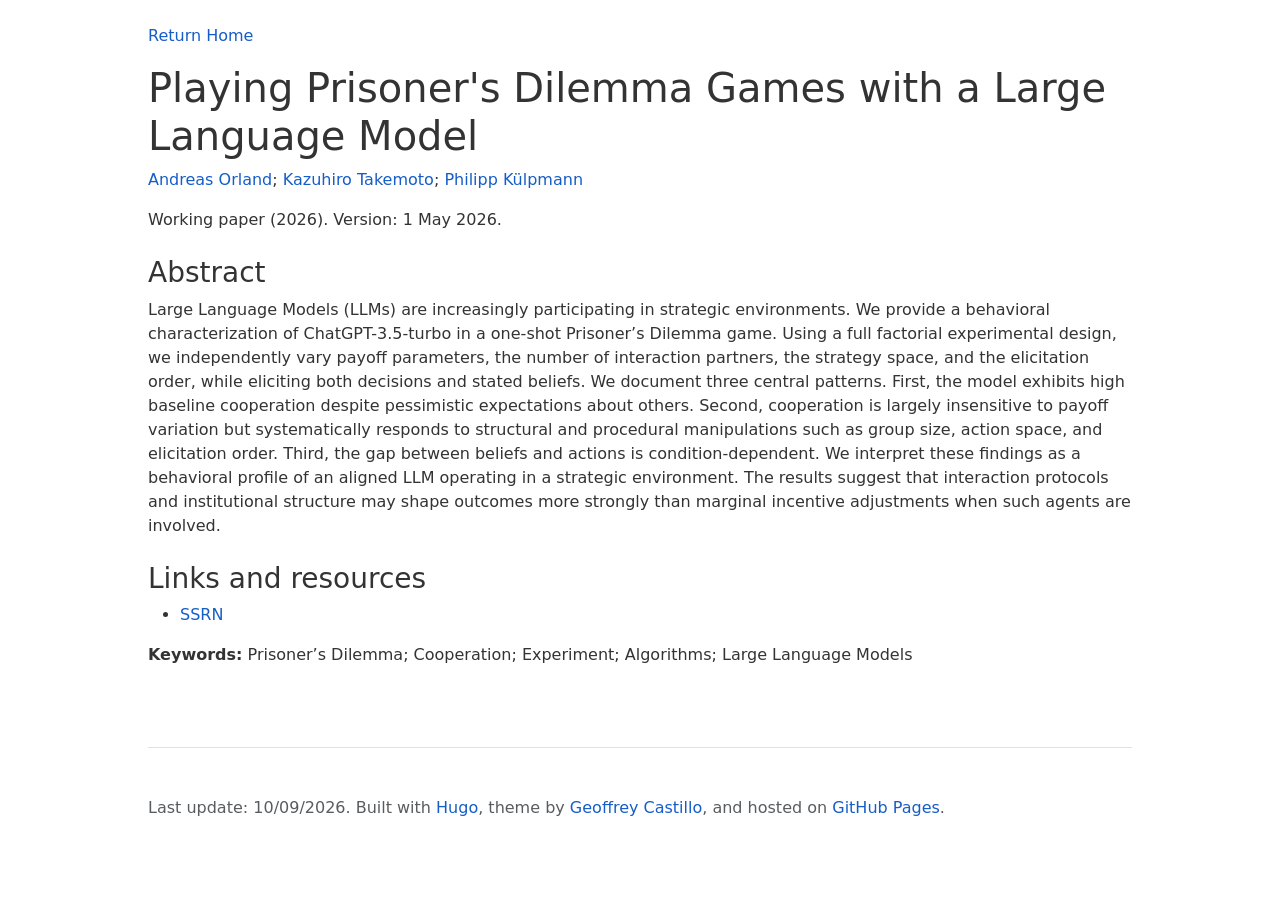
<file: papers/prisoners-dilemma-large-language-model/index.html>
<!DOCTYPE html>
<html lang="en"><head>
  <meta charset="utf-8">
  <meta name="viewport" content="width=device-width, initial-scale=1">
  <meta name="description" content="Large Language Models (LLMs) are increasingly participating in strategic environments. We provide a behavioral characterization of ChatGPT-3.5-turbo in a …">
  <meta name="author" content="Philipp Külpmann">
  <link rel="canonical" href="https://kuelpmann.org/papers/prisoners-dilemma-large-language-model/">
  <title>Playing Prisoner&#39;s Dilemma Games with a Large Language Model | Philipp Külpmann</title>
  
  <meta name="citation_title" content="Playing Prisoner&#39;s Dilemma Games with a Large Language Model">
<meta name="citation_author" content="Andreas Orland">
<meta name="citation_author" content="Kazuhiro Takemoto">
<meta name="citation_author" content="Philipp Külpmann">

<meta name="citation_publication_date" content="2026/05/01">
<meta name="citation_online_date" content="2025/11/13">
<meta name="citation_language" content="en">
<meta name="citation_keywords" content="Prisoner’s Dilemma; Cooperation; Experiment; Algorithms; Large Language Models">
<meta name="citation_doi" content="10.2139/ssrn.5716903">



<meta property="og:type" content="article">
<meta property="og:title" content="Playing Prisoner&#39;s Dilemma Games with a Large Language Model">
<meta property="og:url" content="https://kuelpmann.org/papers/prisoners-dilemma-large-language-model/">
<meta name="twitter:card" content="summary">
<meta name="twitter:title" content="Playing Prisoner&#39;s Dilemma Games with a Large Language Model">

<meta property="og:description" content="Large Language Models (LLMs) are increasingly participating in strategic environments. We provide a behavioral characterization of ChatGPT-3.5-turbo in a …">
<meta name="twitter:description" content="Large Language Models (LLMs) are increasingly participating in strategic environments. We provide a behavioral characterization of ChatGPT-3.5-turbo in a …">


<script type="application/ld+json">{"@context":"https://schema.org","@id":"https://kuelpmann.org/papers/prisoners-dilemma-large-language-model/#article","@type":"ScholarlyArticle","abstract":"Large Language Models (LLMs) are increasingly participating in strategic environments. We provide a behavioral characterization of ChatGPT-3.5-turbo in a one-shot Prisoner’s Dilemma game. Using a full factorial experimental design, we independently vary payoff parameters, the number of interaction partners, the strategy space, and the elicitation order, while eliciting both decisions and stated beliefs. We document three central patterns. First, the model exhibits high baseline cooperation despite pessimistic expectations about others. Second, cooperation is largely insensitive to payoff variation but systematically responds to structural and procedural manipulations such as group size, action space, and elicitation order. Third, the gap between beliefs and actions is condition-dependent. We interpret these findings as a behavioral profile of an aligned LLM operating in a strategic environment. The results suggest that interaction protocols and institutional structure may shape outcomes more strongly than marginal incentive adjustments when such agents are involved.","author":[{"@type":"Person","name":"Andreas Orland","url":"https://sites.google.com/view/andreasorland"},{"@type":"Person","name":"Kazuhiro Takemoto","url":"https://kztakemoto.github.io/"},{"@type":"Person","name":"Philipp Külpmann","sameAs":"https://orcid.org/0000-0003-3757-7172","url":"https://kuelpmann.org/"}],"dateModified":"2026-09-09","datePublished":"2026-05-01","headline":"Playing Prisoner's Dilemma Games with a Large Language Model","identifier":{"@type":"PropertyValue","propertyID":"DOI","value":"10.2139/ssrn.5716903"},"inLanguage":"en","keywords":["Prisoner’s Dilemma","Cooperation","Experiment","Algorithms","Large Language Models"],"mainEntityOfPage":"https://kuelpmann.org/papers/prisoners-dilemma-large-language-model/","name":"Playing Prisoner's Dilemma Games with a Large Language Model","sameAs":["https://doi.org/10.2139/ssrn.5716903","https://ssrn.com/abstract=5716903"],"url":"https://kuelpmann.org/papers/prisoners-dilemma-large-language-model/"}</script>


  <link href="https://cdn.jsdelivr.net/npm/bootstrap@5.1.3/dist/css/bootstrap.min.css" rel="stylesheet" integrity="sha384-1BmE4kWBq78iYhFldvKuhfTAU6auU8tT94WrHftjDbrCEXSU1oBoqyl2QvZ6jIW3" crossorigin="anonymous">
  <link rel="stylesheet" type="text/css" href="/css/main.css">
  
  
  
</head>


<body>
    <div class="m-2"><main>
            <div id="content">
<article class="py-3">
  <header class="mb-4">
    <a href="/">Return Home</a>
    <h1 class="mt-3">Playing Prisoner&#39;s Dilemma Games with a Large Language Model</h1>
    <p><a href="https://sites.google.com/view/andreasorland">Andreas Orland</a>; <a href="https://kztakemoto.github.io/">Kazuhiro Takemoto</a>; <a href="https://kuelpmann.org/">Philipp Külpmann</a></p>
    
    <p>Working paper (2026). Version: 1 May 2026.</p>
    
  </header>

  
  <section aria-labelledby="abstract">
    <h3 id="abstract">Abstract</h3>
    Large Language Models (LLMs) are increasingly participating in strategic environments. We provide a behavioral characterization of ChatGPT-3.5-turbo in a one-shot Prisoner’s Dilemma game. Using a full factorial experimental design, we independently vary payoff parameters, the number of interaction partners, the strategy space, and the elicitation order, while eliciting both decisions and stated beliefs. We document three central patterns. First, the model exhibits high baseline cooperation despite pessimistic expectations about others. Second, cooperation is largely insensitive to payoff variation but systematically responds to structural and procedural manipulations such as group size, action space, and elicitation order. Third, the gap between beliefs and actions is condition-dependent. We interpret these findings as a behavioral profile of an aligned LLM operating in a strategic environment. The results suggest that interaction protocols and institutional structure may shape outcomes more strongly than marginal incentive adjustments when such agents are involved.
  </section>
  

  
  
  <section class="mt-4" aria-labelledby="resources">
    <h3 id="resources">Links and resources</h3>
    
    <ul>
      <li><a href="https://ssrn.com/abstract=5716903">SSRN</a></li>
    </ul>
    
    
  </section>
  

  <p><strong>Keywords:</strong> Prisoner’s Dilemma; Cooperation; Experiment; Algorithms; Large Language Models</p>
  

</article>

            </div>
        </main><footer class="pt-5 my-5 text-muted border-top">
    Last update: 10/09/2026. 
    Built with <a href="https://gohugo.io">Hugo</a>, theme by <a href="https://geoffreycastillo.com/">Geoffrey Castillo</a>, and hosted on <a href="https://pages.github.com/">GitHub Pages</a>.
</footer>

    </div>
</body>

</html>
</file>
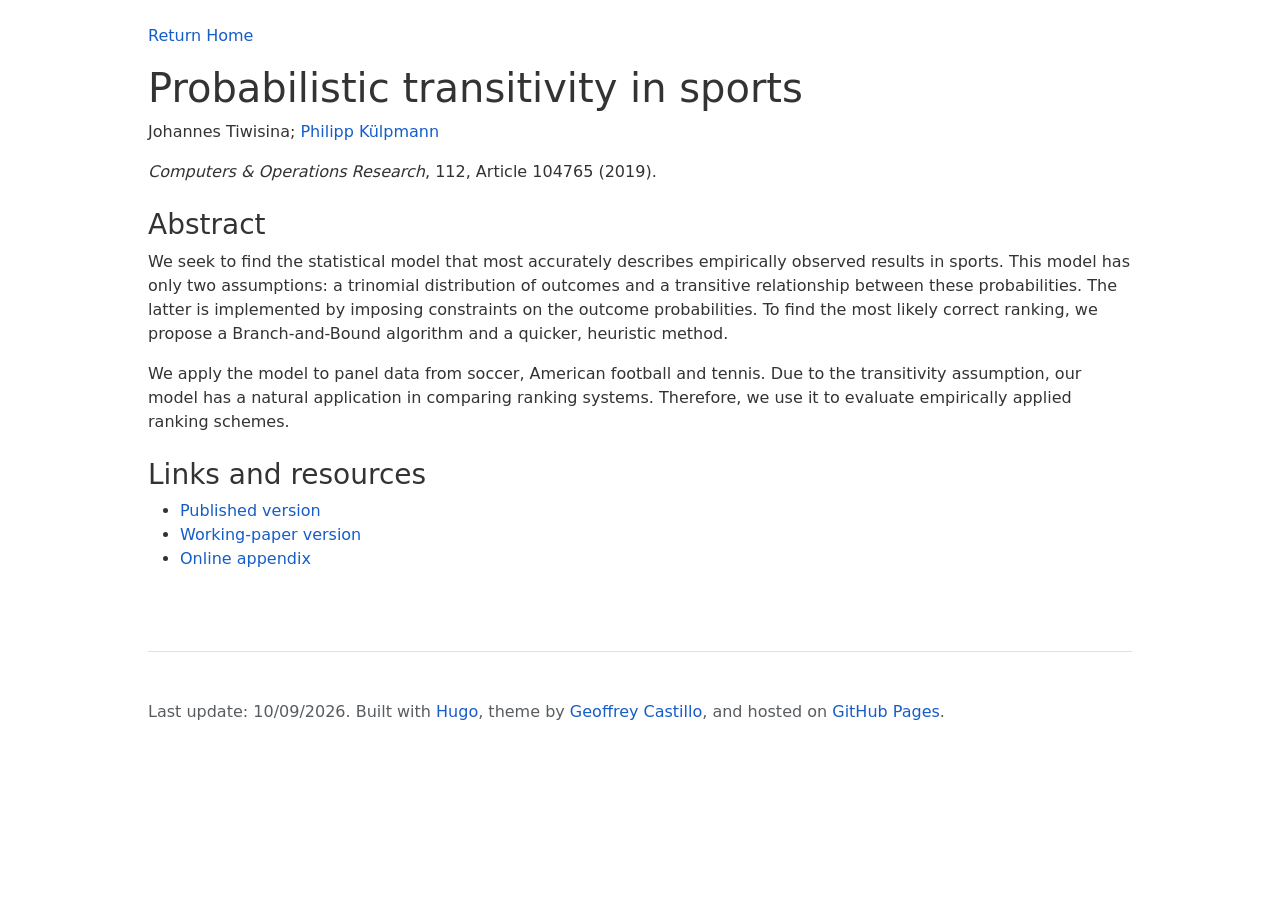
<file: papers/probabilistic-transitivity-sports/index.html>
<!DOCTYPE html>
<html lang="en"><head>
  <meta charset="utf-8">
  <meta name="viewport" content="width=device-width, initial-scale=1">
  <meta name="description" content="We seek to find the statistical model that most accurately describes empirically observed results in sports. This model has only two assumptions: a trinomial …">
  <meta name="author" content="Philipp Külpmann">
  <link rel="canonical" href="https://kuelpmann.org/papers/probabilistic-transitivity-sports/">
  <title>Probabilistic transitivity in sports | Philipp Külpmann</title>
  
  <meta name="citation_title" content="Probabilistic transitivity in sports">
<meta name="citation_author" content="Johannes Tiwisina">
<meta name="citation_author" content="Philipp Külpmann">

<meta name="citation_publication_date" content="2019">

<meta name="citation_language" content="en">

<meta name="citation_doi" content="10.1016/j.cor.2019.104765">

  <meta name="citation_journal_title" content="Computers &amp; Operations Research">
  <meta name="citation_issn" content="0305-0548">
  <meta name="citation_volume" content="112">
  
  <meta name="citation_firstpage" content="104765">
  
  <meta name="citation_publisher" content="Elsevier BV">



<meta property="og:type" content="article">
<meta property="og:title" content="Probabilistic transitivity in sports">
<meta property="og:url" content="https://kuelpmann.org/papers/probabilistic-transitivity-sports/">
<meta name="twitter:card" content="summary">
<meta name="twitter:title" content="Probabilistic transitivity in sports">

<meta property="og:description" content="We seek to find the statistical model that most accurately describes empirically observed results in sports. This model has only two assumptions: a trinomial …">
<meta name="twitter:description" content="We seek to find the statistical model that most accurately describes empirically observed results in sports. This model has only two assumptions: a trinomial …">


<script type="application/ld+json">{"@context":"https://schema.org","@id":"https://kuelpmann.org/papers/probabilistic-transitivity-sports/#article","@type":"ScholarlyArticle","abstract":"We seek to find the statistical model that most accurately describes empirically observed results in sports. This model has only two assumptions: a trinomial distribution of outcomes and a transitive relationship between these probabilities. The latter is implemented by imposing constraints on the outcome probabilities. To find the most likely correct ranking, we propose a Branch-and-Bound algorithm and a quicker, heuristic method.\nWe apply the model to panel data from soccer, American football and tennis. Due to the transitivity assumption, our model has a natural application in comparing ranking systems. Therefore, we use it to evaluate empirically applied ranking schemes.\n","author":[{"@type":"Person","name":"Johannes Tiwisina"},{"@type":"Person","name":"Philipp Külpmann","sameAs":"https://orcid.org/0000-0003-3757-7172","url":"https://kuelpmann.org/"}],"dateModified":"2026-09-09","datePublished":"2019","headline":"Probabilistic transitivity in sports","identifier":{"@type":"PropertyValue","propertyID":"DOI","value":"10.1016/j.cor.2019.104765"},"inLanguage":"en","isPartOf":{"@type":"PublicationVolume","isPartOf":{"@type":"Periodical","issn":"0305-0548","name":"Computers \u0026 Operations Research"},"volumeNumber":"112"},"mainEntityOfPage":"https://kuelpmann.org/papers/probabilistic-transitivity-sports/","name":"Probabilistic transitivity in sports","pagination":"104765","publisher":{"@type":"Organization","name":"Elsevier BV"},"sameAs":["https://doi.org/10.1016/j.cor.2019.104765"],"url":"https://kuelpmann.org/papers/probabilistic-transitivity-sports/"}</script>


  <link href="https://cdn.jsdelivr.net/npm/bootstrap@5.1.3/dist/css/bootstrap.min.css" rel="stylesheet" integrity="sha384-1BmE4kWBq78iYhFldvKuhfTAU6auU8tT94WrHftjDbrCEXSU1oBoqyl2QvZ6jIW3" crossorigin="anonymous">
  <link rel="stylesheet" type="text/css" href="/css/main.css">
  
  
  
</head>


<body>
    <div class="m-2"><main>
            <div id="content">
<article class="py-3">
  <header class="mb-4">
    <a href="/">Return Home</a>
    <h1 class="mt-3">Probabilistic transitivity in sports</h1>
    <p>Johannes Tiwisina; <a href="https://kuelpmann.org/">Philipp Külpmann</a></p>
    
    <p>
      <em>Computers &amp; Operations Research</em>, 112, Article 104765
      (2019).
    </p>
    
  </header>

  
  <section aria-labelledby="abstract">
    <h3 id="abstract">Abstract</h3>
    <p>We seek to find the statistical model that most accurately describes empirically observed results in sports. This model has only two assumptions: a trinomial distribution of outcomes and a transitive relationship between these probabilities. The latter is implemented by imposing constraints on the outcome probabilities. To find the most likely correct ranking, we propose a Branch-and-Bound algorithm and a quicker, heuristic method.</p>
<p>We apply the model to panel data from soccer, American football and tennis. Due to the transitivity assumption, our model has a natural application in comparing ranking systems. Therefore, we use it to evaluate empirically applied ranking schemes.</p>

  </section>
  

  
  
  <section class="mt-4" aria-labelledby="resources">
    <h3 id="resources">Links and resources</h3>
    
    <ul>
      <li><a href="https://doi.org/10.1016/j.cor.2019.104765">Published version</a></li><li><a href="https://ssrn.com/abstract=2490457">Working-paper version</a></li><li><a href="https://kuelpmann.org/pdf/TransitivityAppendix.pdf">Online appendix</a></li>
    </ul>
    
    
  </section>
  

  
  

</article>

            </div>
        </main><footer class="pt-5 my-5 text-muted border-top">
    Last update: 10/09/2026. 
    Built with <a href="https://gohugo.io">Hugo</a>, theme by <a href="https://geoffreycastillo.com/">Geoffrey Castillo</a>, and hosted on <a href="https://pages.github.com/">GitHub Pages</a>.
</footer>

    </div>
</body>

</html>
</file>
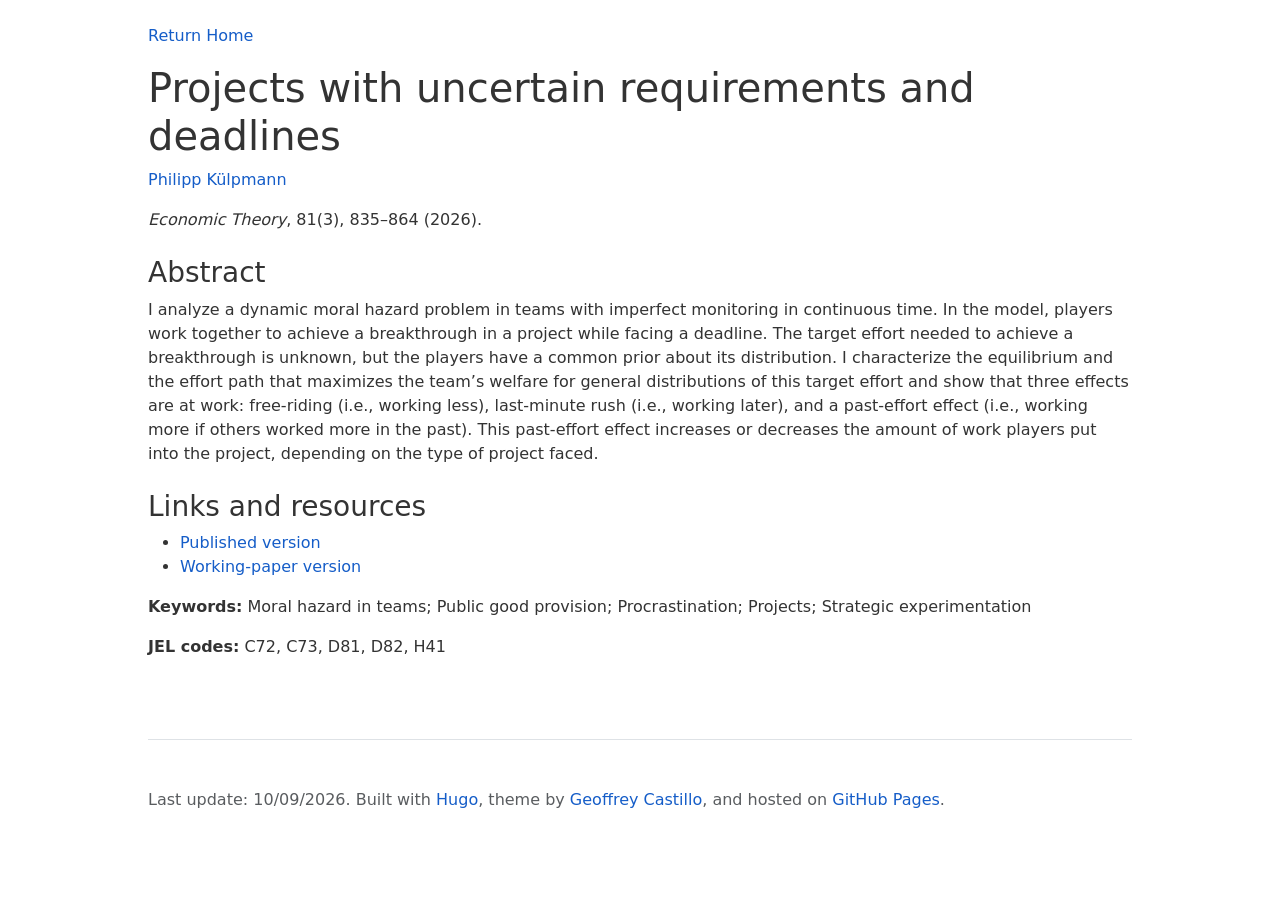
<file: papers/projects-uncertain-requirements-deadlines/index.html>
<!DOCTYPE html>
<html lang="en"><head>
  <meta charset="utf-8">
  <meta name="viewport" content="width=device-width, initial-scale=1">
  <meta name="description" content="I analyze a dynamic moral hazard problem in teams with imperfect monitoring in continuous time. In the model, players work together to achieve a breakthrough in …">
  <meta name="author" content="Philipp Külpmann">
  <link rel="canonical" href="https://kuelpmann.org/papers/projects-uncertain-requirements-deadlines/">
  <title>Projects with uncertain requirements and deadlines | Philipp Külpmann</title>
  
  <meta name="citation_title" content="Projects with uncertain requirements and deadlines">
<meta name="citation_author" content="Philipp Külpmann">

<meta name="citation_publication_date" content="2026">
<meta name="citation_online_date" content="2025/06/15">
<meta name="citation_language" content="en">
<meta name="citation_keywords" content="Moral hazard in teams; Public good provision; Procrastination; Projects; Strategic experimentation">
<meta name="citation_doi" content="10.1007/s00199-025-01668-y">

  <meta name="citation_journal_title" content="Economic Theory">
  <meta name="citation_issn" content="0938-2259">
  <meta name="citation_volume" content="81">
  <meta name="citation_issue" content="3">
  <meta name="citation_firstpage" content="835">
  <meta name="citation_lastpage" content="864">
  <meta name="citation_publisher" content="Springer Science and Business Media LLC">



<meta property="og:type" content="article">
<meta property="og:title" content="Projects with uncertain requirements and deadlines">
<meta property="og:url" content="https://kuelpmann.org/papers/projects-uncertain-requirements-deadlines/">
<meta name="twitter:card" content="summary">
<meta name="twitter:title" content="Projects with uncertain requirements and deadlines">

<meta property="og:description" content="I analyze a dynamic moral hazard problem in teams with imperfect monitoring in continuous time. In the model, players work together to achieve a breakthrough in …">
<meta name="twitter:description" content="I analyze a dynamic moral hazard problem in teams with imperfect monitoring in continuous time. In the model, players work together to achieve a breakthrough in …">


<script type="application/ld+json">{"@context":"https://schema.org","@id":"https://kuelpmann.org/papers/projects-uncertain-requirements-deadlines/#article","@type":"ScholarlyArticle","abstract":"I analyze a dynamic moral hazard problem in teams with imperfect monitoring in continuous time. In the model, players work together to achieve a breakthrough in a project while facing a deadline. The target effort needed to achieve a breakthrough is unknown, but the players have a common prior about its distribution. I characterize the equilibrium and the effort path that maximizes the team’s welfare for general distributions of this target effort and show that three effects are at work: free-riding (i.e., working less), last-minute rush (i.e., working later), and a past-effort effect (i.e., working more if others worked more in the past). This past-effort effect increases or decreases the amount of work players put into the project, depending on the type of project faced.","author":[{"@type":"Person","name":"Philipp Külpmann","sameAs":"https://orcid.org/0000-0003-3757-7172","url":"https://kuelpmann.org/"}],"dateModified":"2026-09-09","datePublished":"2026","headline":"Projects with uncertain requirements and deadlines","identifier":{"@type":"PropertyValue","propertyID":"DOI","value":"10.1007/s00199-025-01668-y"},"inLanguage":"en","isAccessibleForFree":true,"isPartOf":{"@type":"PublicationIssue","isPartOf":{"@type":"PublicationVolume","isPartOf":{"@type":"Periodical","issn":"0938-2259","name":"Economic Theory"},"volumeNumber":"81"},"issueNumber":"3"},"keywords":["Moral hazard in teams","Public good provision","Procrastination","Projects","Strategic experimentation"],"license":"https://creativecommons.org/licenses/by/4.0/","mainEntityOfPage":"https://kuelpmann.org/papers/projects-uncertain-requirements-deadlines/","name":"Projects with uncertain requirements and deadlines","pageEnd":"864","pageStart":"835","publisher":{"@type":"Organization","name":"Springer Science and Business Media LLC"},"sameAs":["https://doi.org/10.1007/s00199-025-01668-y"],"url":"https://kuelpmann.org/papers/projects-uncertain-requirements-deadlines/"}</script>


  <link href="https://cdn.jsdelivr.net/npm/bootstrap@5.1.3/dist/css/bootstrap.min.css" rel="stylesheet" integrity="sha384-1BmE4kWBq78iYhFldvKuhfTAU6auU8tT94WrHftjDbrCEXSU1oBoqyl2QvZ6jIW3" crossorigin="anonymous">
  <link rel="stylesheet" type="text/css" href="/css/main.css">
  
  
  
</head>


<body>
    <div class="m-2"><main>
            <div id="content">
<article class="py-3">
  <header class="mb-4">
    <a href="/">Return Home</a>
    <h1 class="mt-3">Projects with uncertain requirements and deadlines</h1>
    <p><a href="https://kuelpmann.org/">Philipp Külpmann</a></p>
    
    <p>
      <em>Economic Theory</em>, 81(3), 835–864
      (2026).
    </p>
    
  </header>

  
  <section aria-labelledby="abstract">
    <h3 id="abstract">Abstract</h3>
    I analyze a dynamic moral hazard problem in teams with imperfect monitoring in continuous time. In the model, players work together to achieve a breakthrough in a project while facing a deadline. The target effort needed to achieve a breakthrough is unknown, but the players have a common prior about its distribution. I characterize the equilibrium and the effort path that maximizes the team’s welfare for general distributions of this target effort and show that three effects are at work: free-riding (i.e., working less), last-minute rush (i.e., working later), and a past-effort effect (i.e., working more if others worked more in the past). This past-effort effect increases or decreases the amount of work players put into the project, depending on the type of project faced.
  </section>
  

  
  
  <section class="mt-4" aria-labelledby="resources">
    <h3 id="resources">Links and resources</h3>
    
    <ul>
      <li><a href="https://doi.org/10.1007/s00199-025-01668-y">Published version</a></li><li><a href="https://ssrn.com/abstract=2634450">Working-paper version</a></li>
    </ul>
    
    
  </section>
  

  <p><strong>Keywords:</strong> Moral hazard in teams; Public good provision; Procrastination; Projects; Strategic experimentation</p>
  <p><strong>JEL codes:</strong> C72, C73, D81, D82, H41</p>

</article>

            </div>
        </main><footer class="pt-5 my-5 text-muted border-top">
    Last update: 10/09/2026. 
    Built with <a href="https://gohugo.io">Hugo</a>, theme by <a href="https://geoffreycastillo.com/">Geoffrey Castillo</a>, and hosted on <a href="https://pages.github.com/">GitHub Pages</a>.
</footer>

    </div>
</body>

</html>
</file>
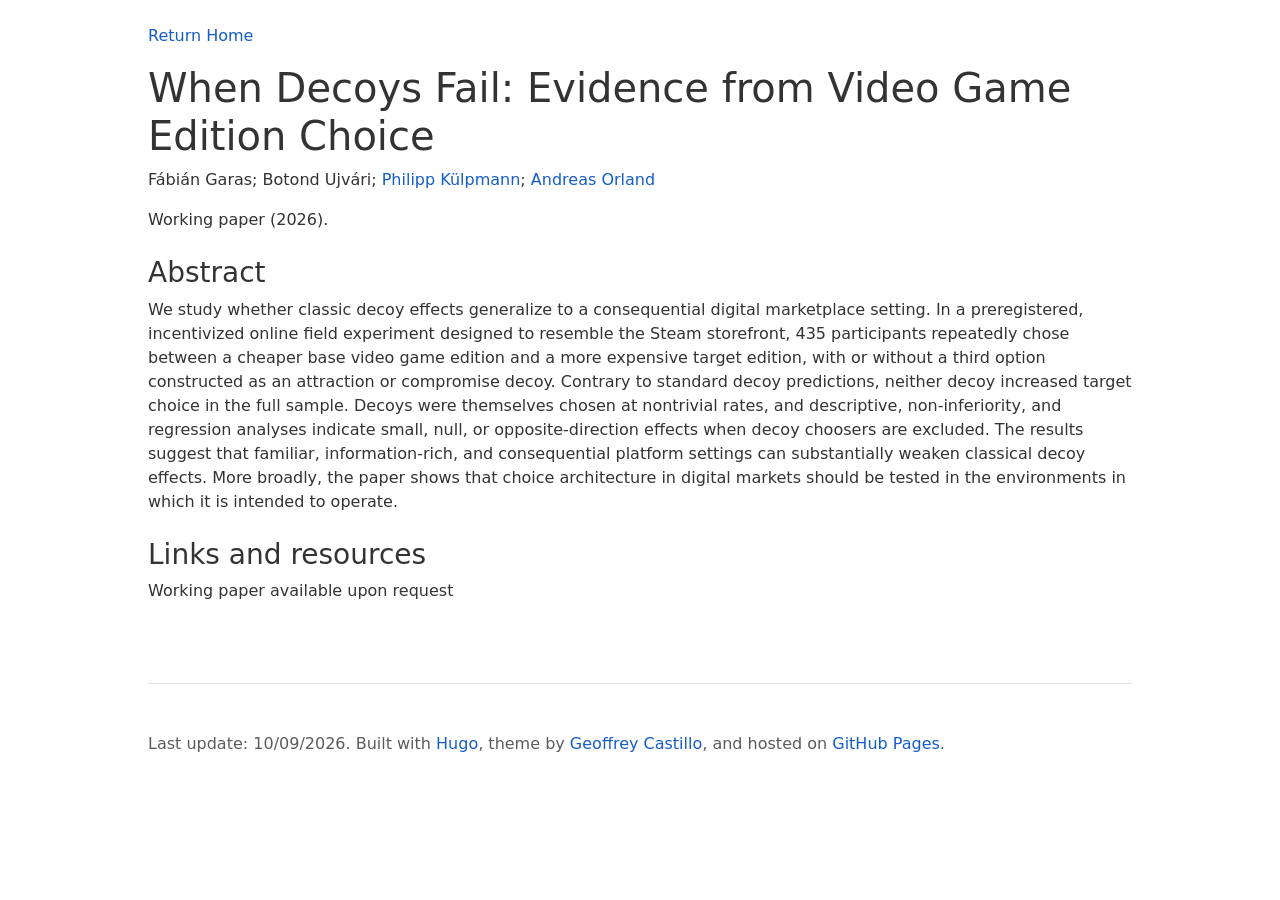
<file: papers/when-decoys-fail/index.html>
<!DOCTYPE html>
<html lang="en"><head>
  <meta charset="utf-8">
  <meta name="viewport" content="width=device-width, initial-scale=1">
  <meta name="description" content="We study whether classic decoy effects generalize to a consequential digital marketplace setting. In a preregistered, incentivized online field experiment …">
  <meta name="author" content="Philipp Külpmann">
  <link rel="canonical" href="https://kuelpmann.org/papers/when-decoys-fail/">
  <title>When Decoys Fail: Evidence from Video Game Edition Choice | Philipp Külpmann</title>
  
  <meta name="citation_title" content="When Decoys Fail: Evidence from Video Game Edition Choice">
<meta name="citation_author" content="Fábián Garas">
<meta name="citation_author" content="Botond Ujvári">
<meta name="citation_author" content="Philipp Külpmann">
<meta name="citation_author" content="Andreas Orland">

<meta name="citation_publication_date" content="2026">

<meta name="citation_language" content="en">





<meta property="og:type" content="article">
<meta property="og:title" content="When Decoys Fail: Evidence from Video Game Edition Choice">
<meta property="og:url" content="https://kuelpmann.org/papers/when-decoys-fail/">
<meta name="twitter:card" content="summary">
<meta name="twitter:title" content="When Decoys Fail: Evidence from Video Game Edition Choice">

<meta property="og:description" content="We study whether classic decoy effects generalize to a consequential digital marketplace setting. In a preregistered, incentivized online field experiment …">
<meta name="twitter:description" content="We study whether classic decoy effects generalize to a consequential digital marketplace setting. In a preregistered, incentivized online field experiment …">


<script type="application/ld+json">{"@context":"https://schema.org","@id":"https://kuelpmann.org/papers/when-decoys-fail/#article","@type":"ScholarlyArticle","abstract":"We study whether classic decoy effects generalize to a consequential digital marketplace setting. In a preregistered, incentivized online field experiment designed to resemble the Steam storefront, 435 participants repeatedly chose between a cheaper base video game edition and a more expensive target edition, with or without a third option constructed as an attraction or compromise decoy. Contrary to standard decoy predictions, neither decoy increased target choice in the full sample. Decoys were themselves chosen at nontrivial rates, and descriptive, non-inferiority, and regression analyses indicate small, null, or opposite-direction effects when decoy choosers are excluded. The results suggest that familiar, information-rich, and consequential platform settings can substantially weaken classical decoy effects. More broadly, the paper shows that choice architecture in digital markets should be tested in the environments in which it is intended to operate.","author":[{"@type":"Person","name":"Fábián Garas"},{"@type":"Person","name":"Botond Ujvári"},{"@type":"Person","name":"Philipp Külpmann","sameAs":"https://orcid.org/0000-0003-3757-7172","url":"https://kuelpmann.org/"},{"@type":"Person","name":"Andreas Orland","url":"https://sites.google.com/view/andreasorland"}],"dateModified":"2026-09-09","datePublished":"2026","headline":"When Decoys Fail: Evidence from Video Game Edition Choice","inLanguage":"en","mainEntityOfPage":"https://kuelpmann.org/papers/when-decoys-fail/","name":"When Decoys Fail: Evidence from Video Game Edition Choice","url":"https://kuelpmann.org/papers/when-decoys-fail/"}</script>


  <link href="https://cdn.jsdelivr.net/npm/bootstrap@5.1.3/dist/css/bootstrap.min.css" rel="stylesheet" integrity="sha384-1BmE4kWBq78iYhFldvKuhfTAU6auU8tT94WrHftjDbrCEXSU1oBoqyl2QvZ6jIW3" crossorigin="anonymous">
  <link rel="stylesheet" type="text/css" href="/css/main.css">
  
  
  
</head>


<body>
    <div class="m-2"><main>
            <div id="content">
<article class="py-3">
  <header class="mb-4">
    <a href="/">Return Home</a>
    <h1 class="mt-3">When Decoys Fail: Evidence from Video Game Edition Choice</h1>
    <p>Fábián Garas; Botond Ujvári; <a href="https://kuelpmann.org/">Philipp Külpmann</a>; <a href="https://sites.google.com/view/andreasorland">Andreas Orland</a></p>
    
    <p>Working paper (2026).</p>
    
  </header>

  
  <section aria-labelledby="abstract">
    <h3 id="abstract">Abstract</h3>
    We study whether classic decoy effects generalize to a consequential digital marketplace setting. In a preregistered, incentivized online field experiment designed to resemble the Steam storefront, 435 participants repeatedly chose between a cheaper base video game edition and a more expensive target edition, with or without a third option constructed as an attraction or compromise decoy. Contrary to standard decoy predictions, neither decoy increased target choice in the full sample. Decoys were themselves chosen at nontrivial rates, and descriptive, non-inferiority, and regression analyses indicate small, null, or opposite-direction effects when decoy choosers are excluded. The results suggest that familiar, information-rich, and consequential platform settings can substantially weaken classical decoy effects. More broadly, the paper shows that choice architecture in digital markets should be tested in the environments in which it is intended to operate.
  </section>
  

  
  
  <section class="mt-4" aria-labelledby="resources">
    <h3 id="resources">Links and resources</h3>
    
    
    <p>Working paper available upon request</p>
    
  </section>
  

  
  

</article>

            </div>
        </main><footer class="pt-5 my-5 text-muted border-top">
    Last update: 10/09/2026. 
    Built with <a href="https://gohugo.io">Hugo</a>, theme by <a href="https://geoffreycastillo.com/">Geoffrey Castillo</a>, and hosted on <a href="https://pages.github.com/">GitHub Pages</a>.
</footer>

    </div>
</body>

</html>
</file>
<file: css/main.css>
a,
a:hover {
  color: #155dc8;
  text-decoration: none;
}

body {
  color: #333;
  max-width: 1000px;
  margin: auto;
}

blockquote {
  margin-left: 1rem;
  border-left: 2px solid;
  padding-left: 20px;
}

.paper-abstract > summary {
  color: #155dc8;
  cursor: pointer;
}

.paper-abstract > summary:hover,
.paper-abstract > summary:focus-visible {
  text-decoration: underline;
}
</file>
<file: css/contact.css>
.contact-extra {
  display: none;
}
</file>
<file: css/papers.css>
.paper-actions {
  position: relative;
}

.paper-actions > .paper-abstract > summary {
  color: #000;
  width: max-content;
}

.paper-actions > .paper-materials {
  position: absolute;
  top: 0;
  inset-inline-start: 6.5rem;
  line-height: 1.5rem;
}
</file>
